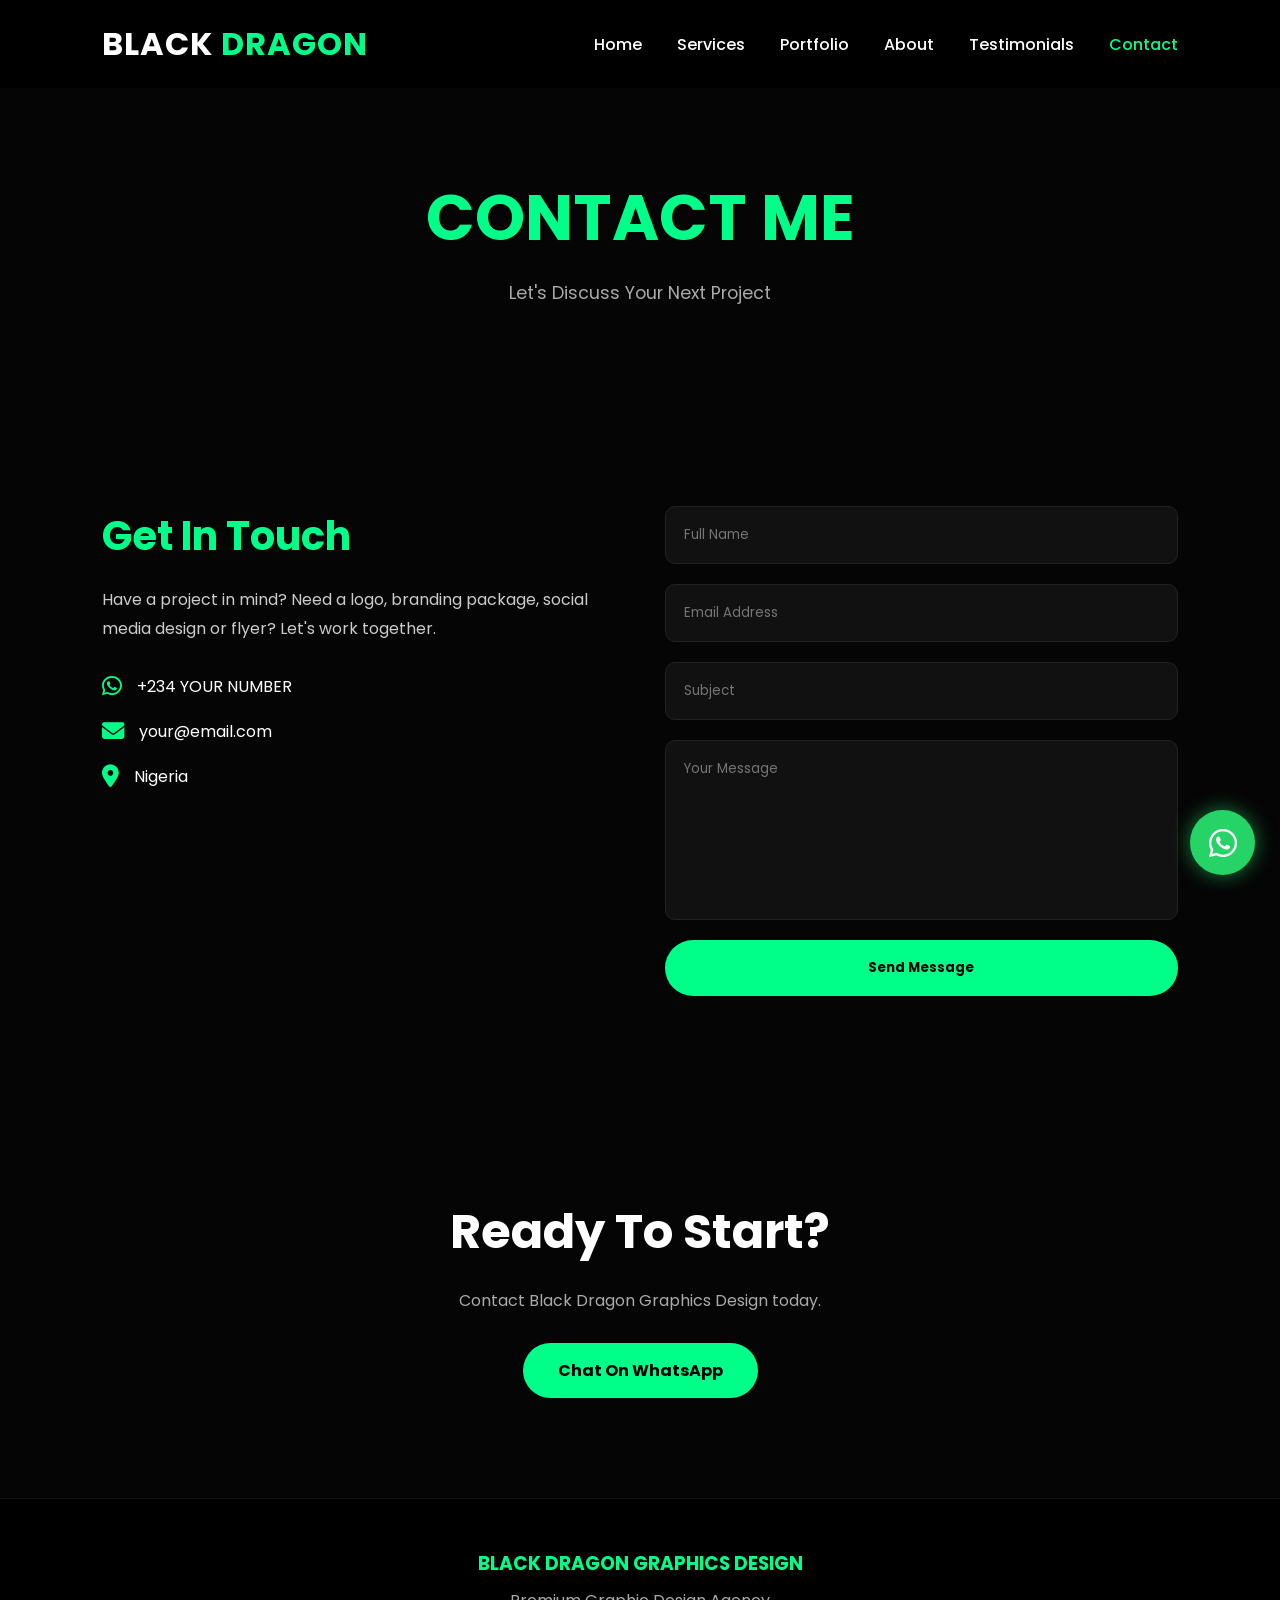
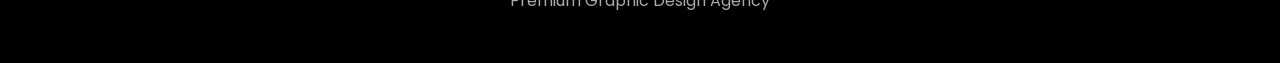
<file: My page/contact.html>
<!DOCTYPE html>
<html lang="en">
<head>

<meta charset="UTF-8">
<meta name="viewport"
content="width=device-width, initial-scale=1.0">

<title>Contact | Black Dragon</title>

<link rel="stylesheet"
href="style.css">

<link rel="stylesheet"
href="https://cdnjs.cloudflare.com/ajax/libs/font-awesome/6.5.2/css/all.min.css">

</head>

<body>

<header>

<div class="logo">
BLACK <span>DRAGON</span>
</div>

<div id="menu-btn">
<i class="fas fa-bars"></i>
</div>

<nav id="nav">

<a href="index.html">Home</a>

<a href="services.html">
Services
</a>

<a href="portfolio.html">
Portfolio
</a>

<a href="about.html">
About
</a>

<a href="testimonials.html">
Testimonials
</a>

<a href="contact.html"
class="active">
Contact
</a>

</nav>

</header>

<!-- PAGE BANNER -->

<section class="page-banner">

<h1>
CONTACT ME
</h1>

<p>
Let's Discuss Your Next Project
</p>

</section>

<!-- CONTACT SECTION -->

<section class="contact-page">

<div class="contact-info">

<h2>
Get In Touch
</h2>

<p>

Have a project in mind?
Need a logo, branding package,
social media design or flyer?

Let's work together.

</p>

<div class="contact-item">

<i class="fab fa-whatsapp"></i>

<span>
+234 YOUR NUMBER
</span>

</div>

<div class="contact-item">

<i class="fas fa-envelope"></i>

<span>
your@email.com
</span>

</div>

<div class="contact-item">

<i class="fas fa-location-dot"></i>

<span>
Nigeria
</span>

</div>

</div>

<div class="contact-form-box">

<form
class="contact-form"
action="https://formspree.io/f/xdayrndd"
method="POST">
  
<input
type="hidden"
name="_next"
value="https://roaring-bunny-24b0d6.netlify.app/thankyou.html">

<input
type="text"
name="name"
placeholder="Full Name"
required>

<input
type="email"
name="email"
placeholder="Email Address"
required>

<input
type="text"
name="subject"
placeholder="Subject"
required>

<textarea
name="message"
placeholder="Your Message"
required></textarea>

<button type="submit">
Send Message
</button>

</form>

</div>

</section>

<!-- CTA -->

<section class="cta">

<h2>

Ready To Start?

</h2>

<p>

Contact Black Dragon Graphics Design today.

</p>

<a href="https://wa.me/2347077677322"
class="btn">

Chat On WhatsApp

</a>

</section>

<footer>

<h3>

BLACK DRAGON
GRAPHICS DESIGN

</h3>

<p>

Premium Graphic Design Agency

</p>

</footer>

<a
href="https://wa.me/2347077677322"
class="whatsapp">

<i class="fab fa-whatsapp"></i>
  
</a>

<script src="script.js"></script>

</body>
</html>
</file>
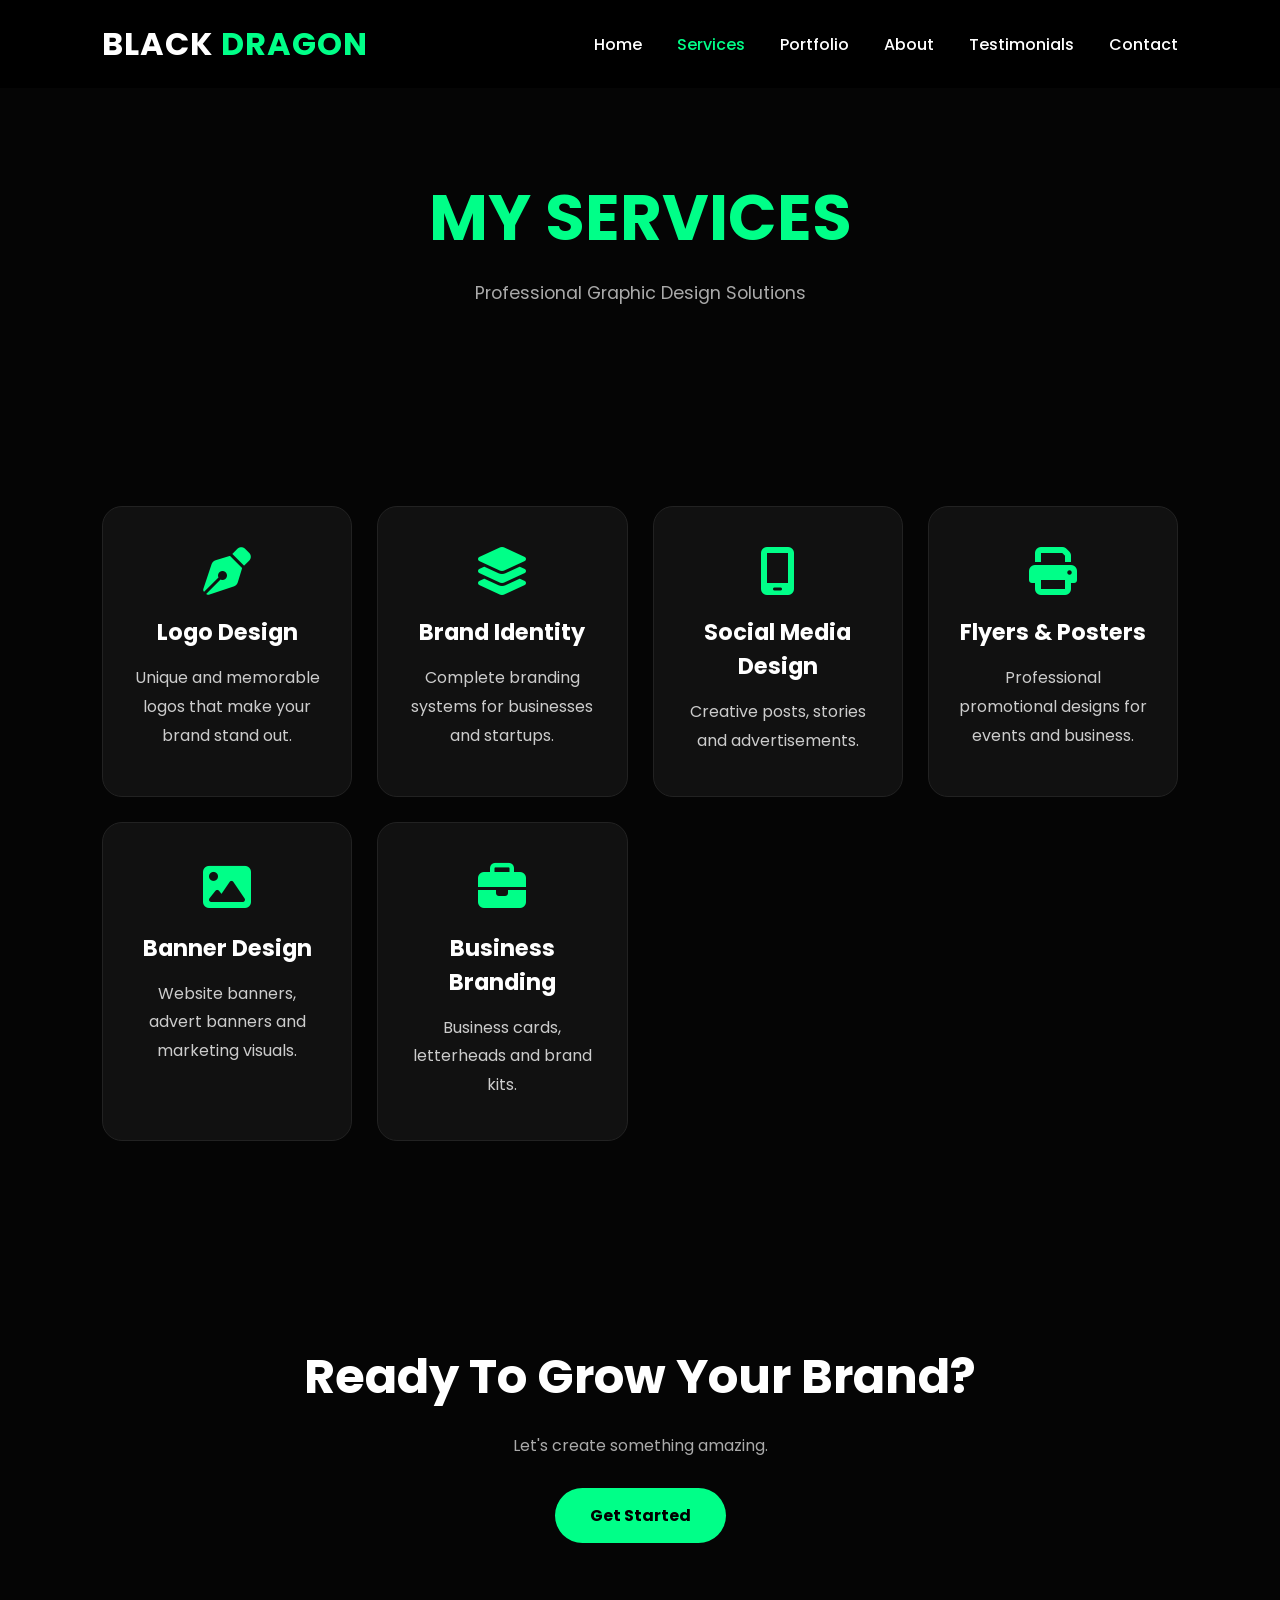
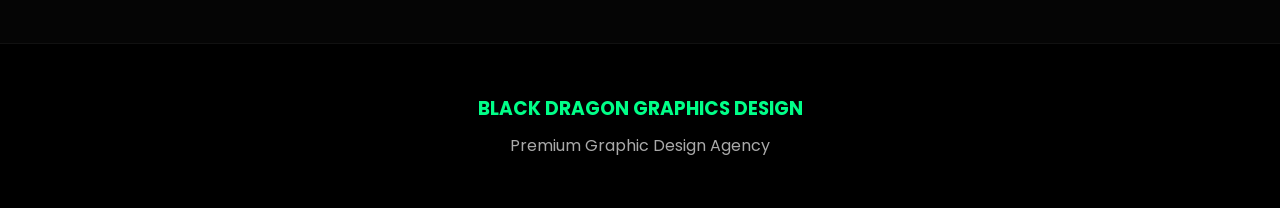
<file: My page/service.html>
<!DOCTYPE html>
<html lang="en">
<head>

<meta charset="UTF-8">
<meta name="viewport"
content="width=device-width, initial-scale=1.0">

<title>Services | Black Dragon</title>

<link rel="stylesheet"
href="style.css">

<link rel="stylesheet"
href="https://cdnjs.cloudflare.com/ajax/libs/font-awesome/6.5.2/css/all.min.css">

</head>

<body>

<header>

<div class="logo">
BLACK <span>DRAGON</span>
</div>

<div id="menu-btn">
<i class="fas fa-bars"></i>
</div>

<nav id="nav">

<a href="index.html">Home</a>

<a href="services.html"
class="active">

Services

</a>

<a href="portfolio.html">
Portfolio
</a>

<a href="about.html">
About
</a>

<a href="testimonials.html">
Testimonials
</a>

<a href="contact.html">
Contact
</a>

</nav>

</header>

<!-- PAGE BANNER -->

<section class="page-banner">

<h1>
MY SERVICES
</h1>

<p>
Professional Graphic Design Solutions
</p>

</section>

<!-- SERVICES -->

<section class="service-grid">

<div class="service-card">

<i class="fas fa-pen-nib"></i>

<h3>
Logo Design
</h3>

<p>

Unique and memorable logos
that make your brand stand out.

</p>

</div>

<div class="service-card">

<i class="fas fa-layer-group"></i>

<h3>
Brand Identity
</h3>

<p>

Complete branding systems
for businesses and startups.

</p>

</div>

<div class="service-card">

<i class="fas fa-mobile-screen"></i>

<h3>
Social Media Design
</h3>

<p>

Creative posts,
stories and advertisements.

</p>

</div>

<div class="service-card">

<i class="fas fa-print"></i>

<h3>
Flyers & Posters
</h3>

<p>

Professional promotional
designs for events and business.

</p>

</div>

<div class="service-card">

<i class="fas fa-image"></i>

<h3>
Banner Design
</h3>

<p>

Website banners,
advert banners and marketing visuals.

</p>

</div>

<div class="service-card">

<i class="fas fa-briefcase"></i>

<h3>
Business Branding
</h3>

<p>

Business cards,
letterheads and brand kits.

</p>

</div>

</section>

<!-- CTA -->

<section class="cta">

<h2>

Ready To Grow Your Brand?

</h2>

<p>

Let's create something amazing.

</p>

<a href="contact.html"
class="btn">

Get Started

</a>

</section>

<footer>

<h3>

BLACK DRAGON
GRAPHICS DESIGN

</h3>

<p>

Premium Graphic Design Agency

</p>

</footer>

<script src="script.js"></script>

</body>
</html>
</file>
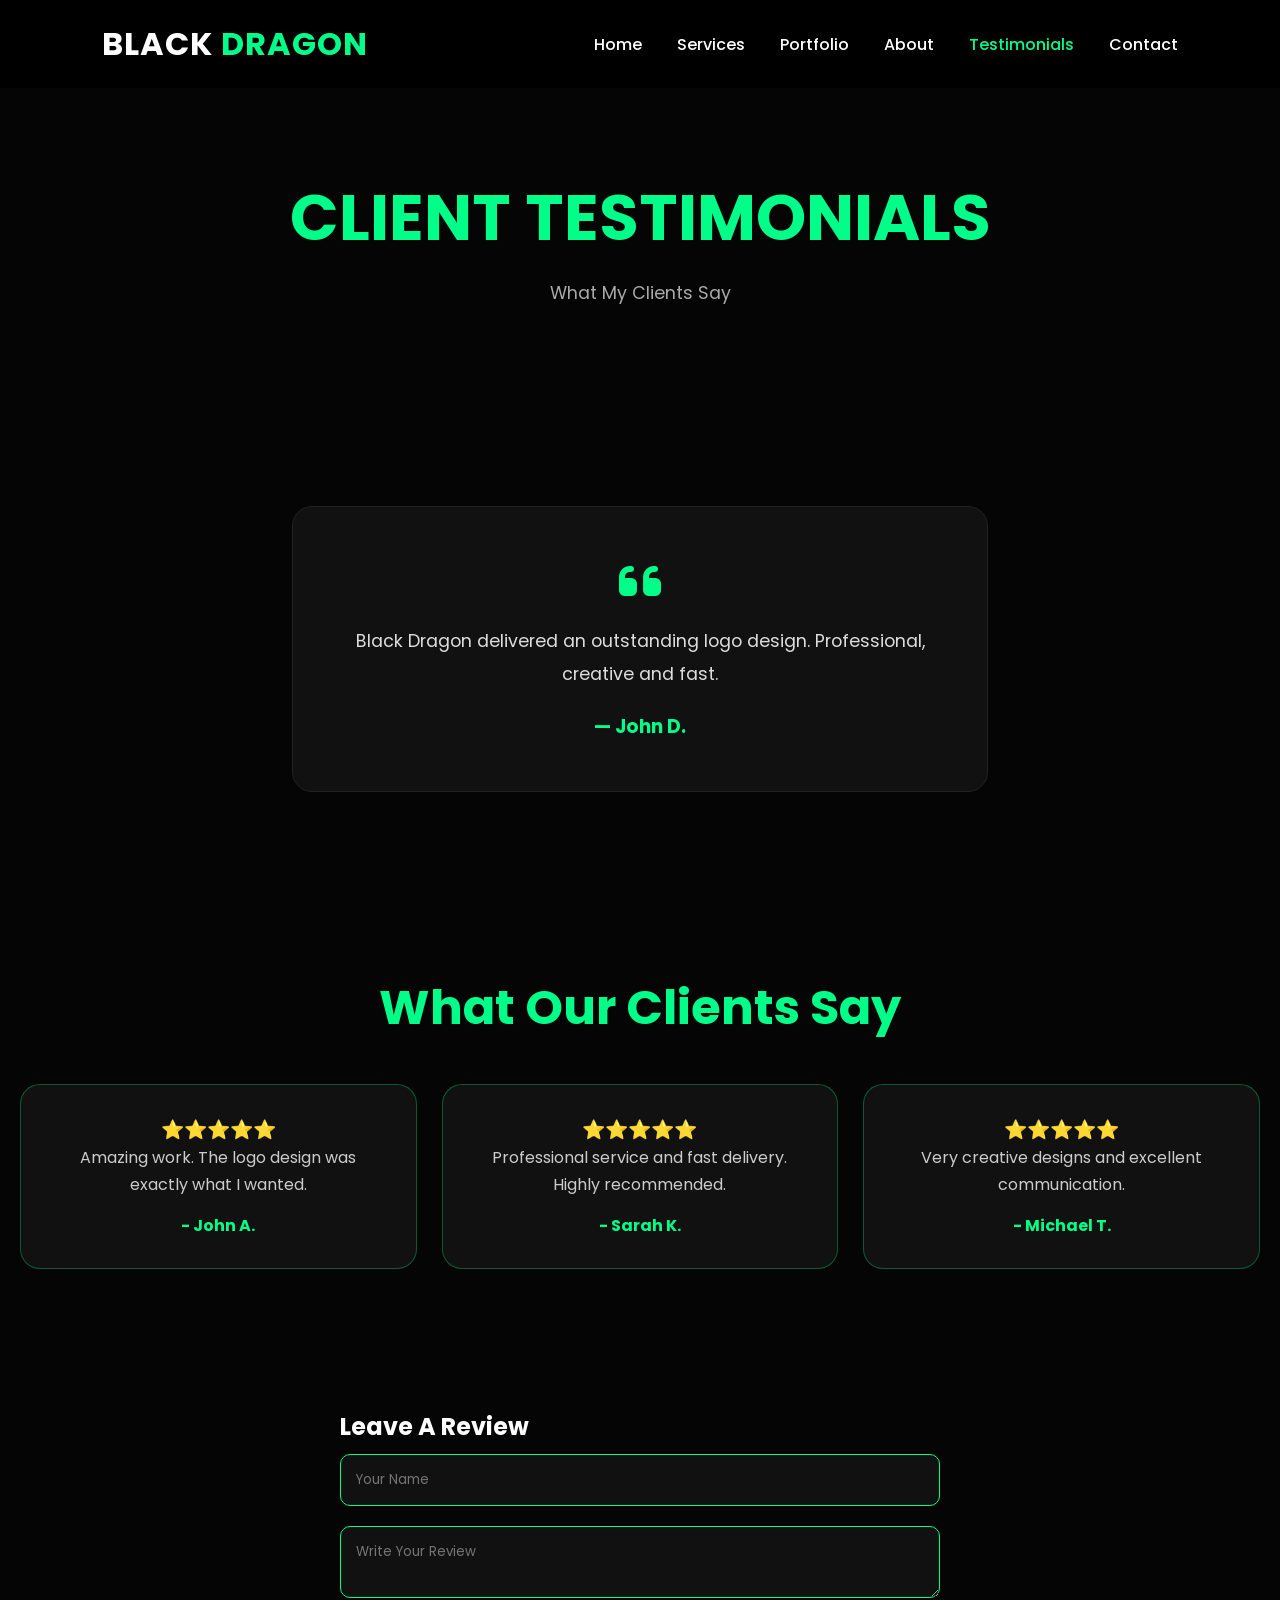
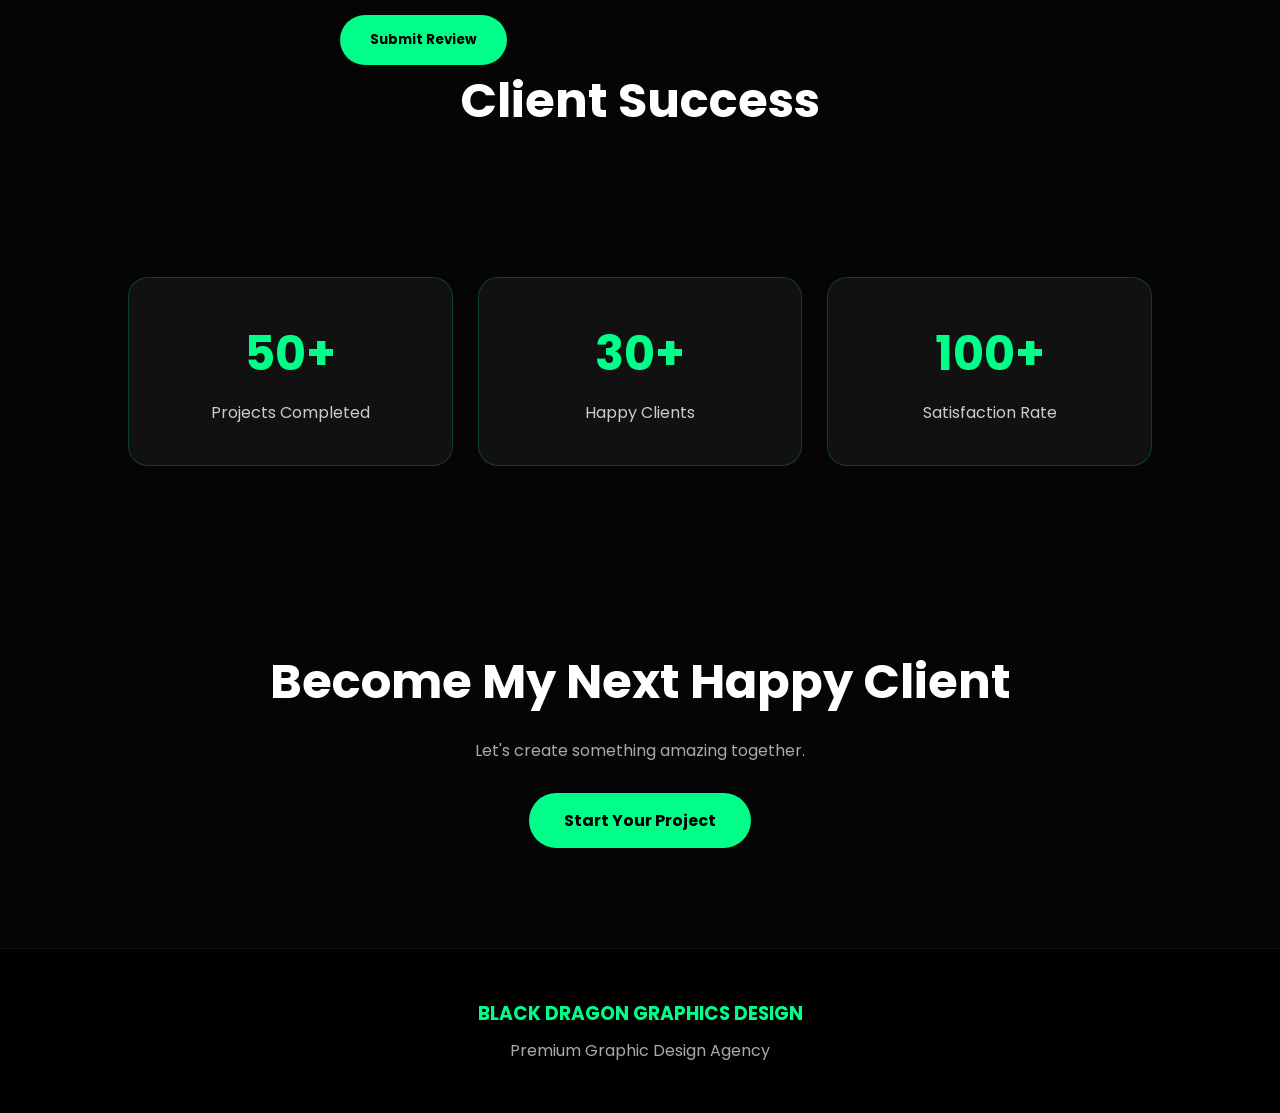
<file: My page/testimonials.html>
<!DOCTYPE html>
<html lang="en">
<head>

<meta charset="UTF-8">
<meta name="viewport"
content="width=device-width, initial-scale=1.0">

<title>Testimonials | Black Dragon</title>

<link rel="stylesheet"
href="style.css">

<link rel="stylesheet"
href="https://cdnjs.cloudflare.com/ajax/libs/font-awesome/6.5.2/css/all.min.css">

</head>

<body>

<header>

<div class="logo">
BLACK <span>DRAGON</span>
</div>

<div id="menu-btn">
<i class="fas fa-bars"></i>
</div>

<nav id="nav">

<a href="index.html">Home</a>

<a href="services.html">
Services
</a>

<a href="portfolio.html">
Portfolio
</a>

<a href="about.html">
About
</a>

<a href="testimonials.html"
class="active">
Testimonials
</a>

<a href="contact.html">
Contact
</a>

</nav>

</header>

<!-- PAGE BANNER -->

<section class="page-banner">

<h1>
CLIENT TESTIMONIALS
</h1>

<p>
What My Clients Say
</p>

</section>

<!-- TESTIMONIALS -->

<section class="testimonials-container">

<div class="slide active">

<i class="fas fa-quote-left"></i>

<p>

Black Dragon delivered an outstanding logo design.
Professional, creative and fast.

</p>

<h3>
— John D.
</h3>

</div>

<div class="slide">

<i class="fas fa-quote-left"></i>

<p>

Amazing branding package.
Exceeded my expectations.

</p>

<h3>
— Sarah K.
</h3>

</div>

<div class="slide">

<i class="fas fa-quote-left"></i>

<p>

Very responsive and easy to work with.
Highly recommended.

</p>

<h3>
— Michael A.
</h3>

</div>

</section>

  <section class="testimonials">

<h1>What Our Clients Say</h1>

<div class="review-container">

<div class="review-card">

<h3>⭐⭐⭐⭐⭐</h3>

<p>
Amazing work. The logo design was exactly what I wanted.
</p>

<h4>- John A.</h4>

</div>

<div class="review-card">

<h3>⭐⭐⭐⭐⭐</h3>

<p>
Professional service and fast delivery. Highly recommended.
</p>

<h4>- Sarah K.</h4>

</div>

<div class="review-card">

<h3>⭐⭐⭐⭐⭐</h3>

<p>
Very creative designs and excellent communication.
</p>

<h4>- Michael T.</h4>

</div>

</div>

  </section>
<div class="review-form">

<h2>Leave A Review</h2>

<form
action="https://formspree.io/f/xdayrndd"
method="POST">

<input
type="text"
name="reviewer"
placeholder="Your Name"
required>

<textarea
name="review"
placeholder="Write Your Review"
required></textarea>

<button type="submit">

Submit Review

</button>

</form>

</div>

<!-- STATS -->

<section>

<div class="section-title">

<h2>
Client Success
</h2>

</div>

<div class="stats">

<div class="stat-box">

<h2 class="counter"
data-target="50">

0

</h2>

<p>Projects Completed</p>

</div>

<div class="stat-box">

<h2 class="counter"
data-target="30">

0

</h2>

<p>Happy Clients</p>

</div>

<div class="stat-box">

<h2 class="counter"
data-target="100">

0

</h2>

<p>Satisfaction Rate</p>

</div>

</div>

</section>

<!-- CTA -->

<section class="cta">

<h2>

Become My Next Happy Client

</h2>

<p>

Let's create something amazing together.

</p>

<a href="contact.html"
class="btn">

Start Your Project

</a>

</section>

<footer>

<h3>

BLACK DRAGON
GRAPHICS DESIGN

</h3>

<p>

Premium Graphic Design Agency

</p>

</footer>

<script src="script.js"></script>

</body>
</html>
</file>
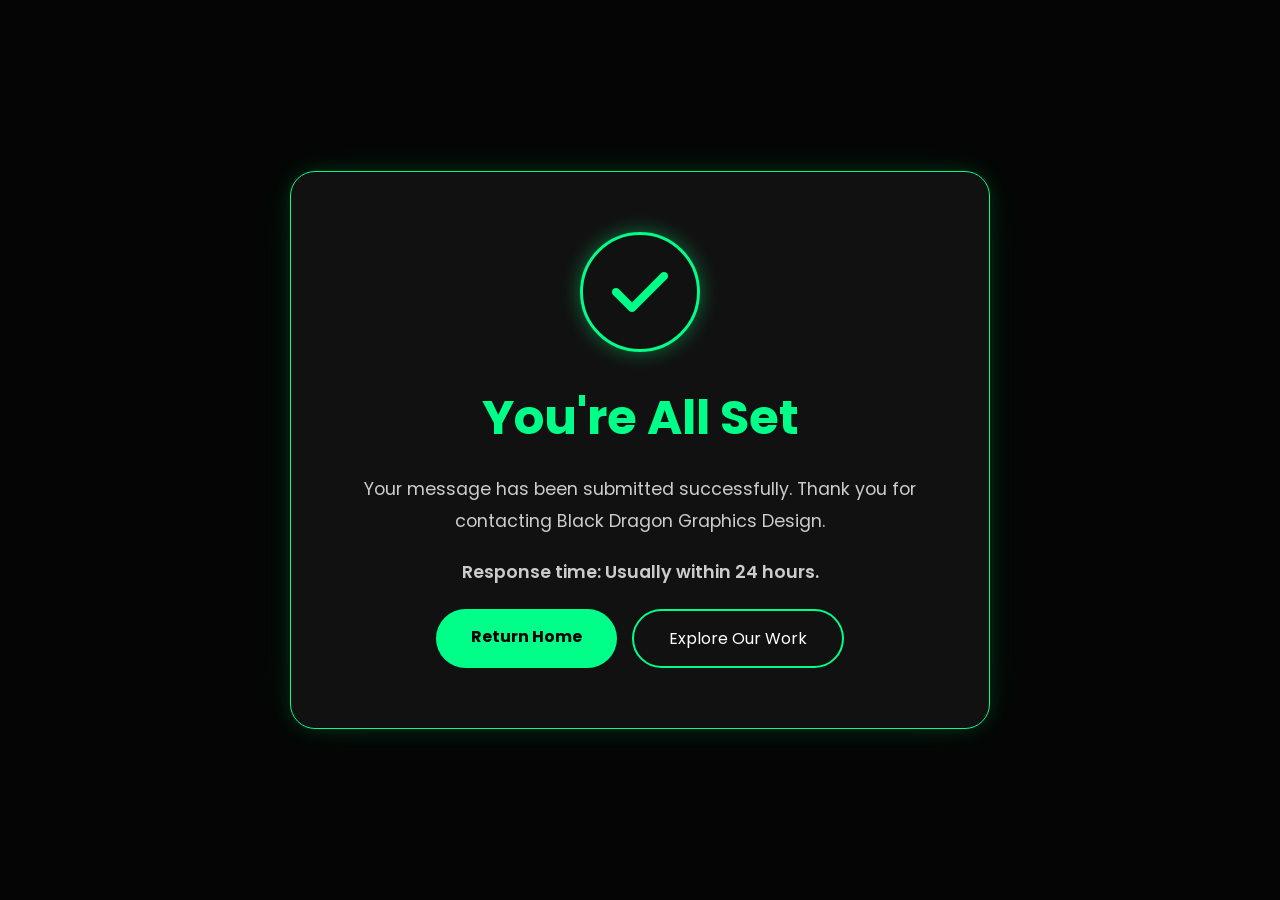
<file: My page/thankyou.html>
<!DOCTYPE html><html lang="en"><head><meta charset="UTF-8">
<meta name="viewport" content="width=device-width, initial-scale=1.0"><title>Thank You | Black Dragon Graphics Design</title><link rel="stylesheet" href="style.css"><link rel="stylesheet"
href="https://cdnjs.cloudflare.com/ajax/libs/font-awesome/6.5.2/css/all.min.css"><style>

body{
background:#050505;
color:#fff;
font-family:'Poppins',sans-serif;
margin:0;
padding:0;
}

.thankyou-section{
min-height:100vh;
display:flex;
justify-content:center;
align-items:center;
padding:20px;
}

.thankyou-card{

max-width:700px;
width:100%;

background:#111;

border:1px solid #00ff88;

border-radius:25px;

padding:60px 40px;

text-align:center;

box-shadow:
0 0 20px rgba(0,255,136,.15),
0 0 60px rgba(0,255,136,.05);

}

.success-icon{

width:120px;
height:120px;

margin:auto auto 30px;

border-radius:50%;

display:flex;
align-items:center;
justify-content:center;

font-size:4rem;

color:#00ff88;

border:3px solid #00ff88;

box-shadow:
0 0 20px rgba(0,255,136,.4);

}

.thankyou-card h1{

font-size:3rem;

margin-bottom:20px;

color:#00ff88;

}

.thankyou-card p{

font-size:1.1rem;

line-height:1.8;

color:#ccc;

margin-bottom:20px;

}

.response-time{

color:#00ff88;
font-weight:600;
margin-bottom:35px;

}

.buttons{

display:flex;
justify-content:center;
gap:15px;
flex-wrap:wrap;

}

.btn{

display:inline-block;

padding:15px 35px;

background:#00ff88;

color:#000;

font-weight:700;

border-radius:50px;

text-decoration:none;

transition:.3s;

}

.btn:hover{

transform:translateY(-5px);

}

.btn-outline{

display:inline-block;

padding:15px 35px;

border:2px solid #00ff88;

color:#fff;

border-radius:50px;

text-decoration:none;

transition:.3s;

}

.btn-outline:hover{

background:#00ff88;

color:#000;

}

@media(max-width:768px){

.thankyou-card{
padding:40px 25px;
}

.thankyou-card h1{
font-size:2.2rem;
}

.success-icon{
width:90px;
height:90px;
font-size:3rem;
}

}

</style></head><body><section class="thankyou-section"><div class="thankyou-card"><div class="success-icon"><i class="fas fa-check"></i>

</div><h1>You're All Set</h1><p>Your message has been submitted successfully.

Thank you for contacting Black Dragon Graphics Design.

</p><p class="response-time">Response time: Usually within 24 hours.

</p><div class="buttons"><a href="index.html" class="btn">Return Home

</a><a href="portfolio.html"
class="btn-outline">

Explore Our Work

</a></div></div></section></body></html>
</file>
<file: My page/style.css>
/* ==========================
   GOOGLE FONT
========================== */

@import url('https://fonts.googleapis.com/css2?family=Poppins:wght@300;400;500;600;700;800&display=swap');

/* ==========================
   RESET
========================== */

*{
margin:0;
padding:0;
box-sizing:border-box;
font-family:'Poppins',sans-serif;
scroll-behavior:smooth;
}

body{
background:#050505;
color:#ffffff;
overflow-x:hidden;
}

img{
max-width:100%;
display:block;
}

a{
text-decoration:none;
}

ul{
list-style:none;
}

/* ==========================
   LOADER
========================== */

#loader{
position:fixed;
top:0;
left:0;
width:100%;
height:100%;
background:#000;
display:flex;
justify-content:center;
align-items:center;
z-index:9999;
}

.loader-content h1{
font-size:4rem;
font-weight:800;
color:#00ff88;

text-shadow:
0 0 10px #00ff88,
0 0 20px #00ff88,
0 0 40px #00ff88;
}

/* ==========================
   HEADER
========================== */

header{
position:fixed;
top:0;
left:0;
width:100%;

padding:20px 8%;

display:flex;
justify-content:space-between;
align-items:center;

background:rgba(0,0,0,.85);

backdrop-filter:blur(15px);

z-index:1000;

transition:.4s;
}

.logo{
font-size:2rem;
font-weight:700;
letter-spacing:1px;
}

.logo span{
color:#00ff88;
}

nav{
display:flex;
gap:35px;
}

nav a{
color:#fff;
font-weight:500;
transition:.3s;
}

nav a:hover{
color:#00ff88;
}

nav a.active{
color:#00ff88;
}

#menu-btn{
display:none;
font-size:2rem;
cursor:pointer;
}

/* ==========================
   HERO SECTION
========================== */

.hero{
min-height:100vh;

display:flex;
align-items:center;
justify-content:space-between;

gap:60px;

padding:120px 8%;
}

.hero-text{
flex:1;
}

.hero-text h4{
font-size:1.2rem;
color:#00ff88;
margin-bottom:10px;
}

.hero-text h1{
font-size:5rem;
line-height:1.1;
margin-bottom:20px;
}

.hero-text h1 span{
color:#00ff88;

text-shadow:
0 0 10px #00ff88,
0 0 20px #00ff88;
}

.hero-text p{
font-size:1.1rem;
line-height:1.9;
max-width:600px;
color:#cccccc;
margin-bottom:30px;
}

/* ==========================
   BUTTONS
========================== */

.hero-buttons{
display:flex;
gap:15px;
margin-bottom:40px;
}

.btn{
display:inline-block;

padding:15px 35px;

background:#00ff88;
color:#000;

border-radius:50px;

font-weight:700;

transition:.4s;
}

.btn:hover{
transform:translateY(-5px);

box-shadow:
0 0 15px #00ff88,
0 0 25px #00ff88;
}

.btn-outline{
display:inline-block;

padding:15px 35px;

border:2px solid #00ff88;

color:#fff;

border-radius:50px;

transition:.4s;
}

.btn-outline:hover{
background:#00ff88;
color:#000;
}

/* ==========================
   STATS
========================== */

.stats{
display:flex;
gap:25px;
flex-wrap:wrap;
}

.stat-box{
background:#111111;

padding:20px;

border-radius:15px;

min-width:120px;

text-align:center;

border:1px solid #00ff88;
}

.stat-box h2{
font-size:2rem;
color:#00ff88;
}

.stat-box p{
color:#ccc;
margin-top:5px;
}

/* ==========================
   HERO IMAGE
========================== */

.hero-image{
flex:1;

display:flex;
justify-content:center;
align-items:center;
}

.dragon-circle{
display:flex;
justify-content:center;
align-items:center;
background:none;
border:none;
box-shadow:none;
width:auto;
height:auto;
}
.dragon-circle img{
width:80vw;
max-width:800px;
min-width:350px;
height:auto;

filter:
drop-shadow(0 0 10px rgba(0,255,136,.5))
drop-shadow(0 0 25px rgba(0,255,136,.3));

animation:float 4s ease-in-out infinite;
}

/* ==========================
   PAGE BANNER
========================== */

.page-banner{
padding:170px 8% 100px;

text-align:center;
}

.page-banner h1{
font-size:4rem;
color:#00ff88;
margin-bottom:15px;
}

.page-banner p{
font-size:1.1rem;
color:#aaa;
}

/* ==========================
   SECTION TITLE
========================== */

.section-title{
text-align:center;
margin-bottom:60px;
}

.section-title h2{
font-size:3rem;
margin-bottom:10px;
}

.section-title p{
color:#aaa;
}

/* ==========================
   CTA
========================== */

.cta{
padding:100px 8%;
text-align:center;
}

.cta h2{
font-size:3rem;
margin-bottom:20px;
}

.cta p{
color:#aaa;
margin-bottom:30px;
}

/* ==========================
   FOOTER
========================== */

footer{
padding:50px 8%;

text-align:center;

background:#000;
border-top:1px solid #111;
}

footer h3{
margin-bottom:10px;
color:#00ff88;
}

footer p{
color:#aaa;
}
/* ==========================
   SERVICES PAGE
========================== */

.service-grid{
display:grid;
grid-template-columns:
repeat(auto-fit,minmax(250px,1fr));

gap:25px;

padding:100px 8%;
}

.service-card{
background:#111;

padding:40px 30px;

border-radius:20px;

text-align:center;

border:1px solid #222;

transition:.4s;
}

.service-card:hover{

transform:translateY(-10px);

border-color:#00ff88;

box-shadow:
0 0 20px rgba(0,255,136,.4);

}

.service-card i{
font-size:3rem;
color:#00ff88;
margin-bottom:20px;
}

.service-card h3{
margin-bottom:15px;
font-size:1.4rem;
}

.service-card p{
color:#ccc;
line-height:1.8;
}

/* ==========================
   PORTFOLIO FILTERS
========================== */

.filter-buttons{

display:flex;
justify-content:center;
flex-wrap:wrap;

gap:15px;

margin-bottom:50px;

}

.filter-buttons button{

padding:12px 25px;

background:#111;

color:#fff;

border:none;

border-radius:30px;

cursor:pointer;

transition:.3s;

}

.filter-buttons button:hover,
.filter-buttons button.active{

background:#00ff88;
color:#000;

}

/* ==========================
   PORTFOLIO GRID
========================== */

.portfolio-grid{

display:grid;

grid-template-columns:
repeat(auto-fit,minmax(280px,1fr));

gap:25px;

padding:0 8% 100px;

}

.portfolio-item{

height:300px;

position:relative;

overflow:hidden;

border-radius:20px;

background:#111;

cursor:pointer;

}

.portfolio-item img{

width:100%;
height:100%;

object-fit:cover;

transition:.5s;

}

.portfolio-item:hover img{

transform:scale(1.1);

}

.portfolio-overlay{

position:absolute;

left:0;
bottom:-100%;

width:100%;
height:100%;

display:flex;
justify-content:center;
align-items:center;

background:
rgba(0,255,136,.85);

font-size:1.3rem;
font-weight:700;

color:#000;

transition:.4s;

}

.portfolio-item:hover
.portfolio-overlay{

bottom:0;

}

/* ==========================
   ABOUT PAGE
========================== */

.about-section{

display:flex;

justify-content:center;
align-items:center;

gap:60px;

padding:100px 8%;

flex-wrap:wrap;

}

.about-image{

flex:1;

display:flex;
justify-content:center;

}

.about-content{

flex:1;
max-width:650px;

}

.about-content h2{

font-size:3rem;

margin-bottom:20px;

color:#00ff88;

}

.about-content p{

line-height:1.9;

color:#ccc;

margin-bottom:20px;

}

.dragon-circle.small{

width:280px;
height:280px;

font-size:5rem;

}

/* ==========================
   TESTIMONIALS
========================== */

.testimonials-container{

max-width:900px;

margin:auto;

padding:100px 8%;

}

.slide{

display:none;

background:#111;

padding:50px;

border-radius:20px;

text-align:center;

border:1px solid #222;

}

.slide.active{

display:block;

}

.slide i{

font-size:3rem;

color:#00ff88;

margin-bottom:20px;

}

.slide p{

line-height:1.9;

font-size:1.1rem;

color:#ddd;

margin-bottom:20px;

}

.slide h3{

color:#00ff88;

}

/* ==========================
   CONTACT PAGE
========================== */

.contact-page{

display:flex;

gap:50px;

padding:100px 8%;

flex-wrap:wrap;

}

.contact-info{

flex:1;
min-width:300px;

}

.contact-info h2{

font-size:2.5rem;

color:#00ff88;

margin-bottom:20px;

}

.contact-info p{

line-height:1.8;

color:#ccc;

margin-bottom:30px;

}

.contact-item{

display:flex;

align-items:center;

gap:15px;

margin-bottom:20px;

}

.contact-item i{

font-size:1.4rem;

color:#00ff88;

}

.contact-form-box{

flex:1;
min-width:300px;

}

.contact-form{

display:flex;

flex-direction:column;

gap:20px;

}

.contact-form input,
.contact-form textarea{

padding:18px;

background:#111;

border:1px solid #222;

border-radius:10px;

color:#fff;

}

.contact-form textarea{

height:180px;

resize:none;

}

.contact-form button{

padding:18px;

border:none;

border-radius:50px;

background:#00ff88;

color:#000;

font-weight:700;

cursor:pointer;

transition:.4s;

}

.contact-form button:hover{

transform:translateY(-4px);

}

/* ==========================
   WHATSAPP BUTTON
========================== */

.whatsapp{

position:fixed;

right:20px;
bottom:20px;

width:60px;
height:60px;

border-radius:50%;

display:flex;
justify-content:center;
align-items:center;

background:#00ff88;

color:#000;

font-size:2rem;

box-shadow:
0 0 15px #00ff88;

z-index:999;

transition:.3s;

}

.whatsapp:hover{

transform:scale(1.1);

}

/* ==========================
   PREMIUM ANIMATIONS
========================== */

.service-card,
.portfolio-item,
.about-content,
.slide,
.contact-form{

animation:fadeUp .8s ease;

}

@keyframes fadeUp{

from{

opacity:0;
transform:translateY(30px);

}

to{

opacity:1;
transform:translateY(0);

}

}

/* ==========================
   RESPONSIVE DESIGN
========================== */

@media(max-width:991px){

.hero{

flex-direction:column;
text-align:center;

}

.hero-text h1{

font-size:4rem;

}

.stats{

justify-content:center;

}

}

@media(max-width:768px){

#menu-btn{

display:block;

}

nav{

position:absolute;

top:80px;
left:-100%;

width:100%;

background:#000;

padding:20px;

display:flex;
flex-direction:column;

text-align:center;

transition:.4s;

}

nav.active{

left:0;

}

.hero-text h1{

font-size:3rem;

}

.page-banner h1{

font-size:2.7rem;

}

.section-title h2{

font-size:2.2rem;

}

.dragon-circle{

width:280px;
height:280px;

font-size:5rem;

}

.about-content{

text-align:center;

}

.contact-page{

flex-direction:column;

}

.contact-info{

text-align:center;

}

.contact-item{

justify-content:center;

}

}
.whatsapp{
position:fixed;
bottom:25px;
right:25px;

width:65px;
height:65px;

background:#25D366;

border-radius:50%;

display:flex;
align-items:center;
justify-content:center;

font-size:2rem;
color:white;

text-decoration:none;

box-shadow:0 0 20px rgba(37,211,102,.6);

z-index:9999;

animation:pulse 2s infinite;
}

.whatsapp:hover{
transform:scale(1.1);
}

@keyframes pulse{

0%{
box-shadow:0 0 0 0 rgba(37,211,102,.7);
}

70%{
box-shadow:0 0 0 20px rgba(37,211,102,0);
}

100%{
box-shadow:0 0 0 0 rgba(37,211,102,0);
}

}
.portfolio-grid{
display:grid;
grid-template-columns:repeat(auto-fit,minmax(300px,1fr));
gap:20px;
padding:20px;
}

.portfolio-item{
overflow:hidden;
border-radius:20px;
}

.portfolio-item img{
width:100%;
display:block;
transition:.5s;
}

.portfolio-item img:hover{
transform:scale(1.1);
}

.testimonials{
padding:80px 20px;
text-align:center;
}

.testimonials h1{
font-size:3rem;
margin-bottom:40px;
color:#00ff88;
}

.review-container{
display:grid;
grid-template-columns:repeat(auto-fit,minmax(300px,1fr));
gap:25px;
}

.review-card{
background:#111;
padding:30px;
border-radius:20px;
border:1px solid rgba(0,255,136,.3);
transition:.3s;
}

.review-card:hover{
transform:translateY(-10px);
box-shadow:0 0 25px rgba(0,255,136,.3);
}

.review-card p{
color:#ccc;
line-height:1.7;
}

.review-card h4{
margin-top:15px;
color:#00ff88;
}

.review-form{
margin-top:60px;
max-width:600px;
margin-left:auto;
margin-right:auto;
}

.review-form input,
.review-form textarea{

width:100%;

padding:15px;

margin:10px 0;

background:#111;

border:1px solid #00ff88;

color:#fff;

border-radius:10px;

}

.review-form button{

padding:15px 30px;

background:#00ff88;

border:none;

color:#000;

font-weight:bold;

cursor:pointer;

border-radius:30px;

   }
@keyframes float{

0%{
transform:translateY(0);
}

50%{
transform:translateY(-15px);
}

100%{
transform:translateY(0);
}

}
.about-hero{
display:flex;
align-items:center;
justify-content:space-between;
gap:60px;
padding:120px 10%;
min-height:100vh;
}

.about-content{
flex:1;
}

.about-tag{
color:#00ff88;
font-weight:600;
letter-spacing:2px;
}

.about-content h1{
font-size:4rem;
line-height:1.2;
margin:20px 0;
}

.about-content h1 span{
color:#00ff88;
}

.about-content p{
font-size:1.1rem;
line-height:1.9;
color:#ccc;
margin-bottom:30px;
}

.about-buttons{
display:flex;
gap:15px;
flex-wrap:wrap;
}

.stats{
display:grid;
grid-template-columns:repeat(auto-fit,minmax(200px,1fr));
gap:25px;
padding:80px 10%;
}

.stat-box{
background:#111;
padding:40px;
text-align:center;
border-radius:20px;
border:1px solid rgba(0,255,136,.2);
}

.stat-box h2{
font-size:3rem;
color:#00ff88;
margin-bottom:10px;
}

.about-story{
padding:100px 10%;
text-align:center;
}

.about-story h2{
font-size:3rem;
color:#00ff88;
margin-bottom:25px;
}

.about-story p{
max-width:900px;
margin:auto;
line-height:1.9;
color:#ccc;
}

.btn{
padding:15px 35px;
background:#00ff88;
color:#000;
border-radius:50px;
font-weight:700;
text-decoration:none;
}

.btn-outline{
padding:15px 35px;
border:2px solid #00ff88;
color:#fff;
border-radius:50px;
text-decoration:none;
}

.btn-outline:hover{
background:#00ff88;
color:#000;
}

@media(max-width:768px){

.about-hero{
flex-direction:column-reverse;
text-align:center;
padding:100px 20px;
}

.about-content h1{
font-size:2.5rem;
}

.about-buttons{
justify-content:center;
}

   }
</file>
